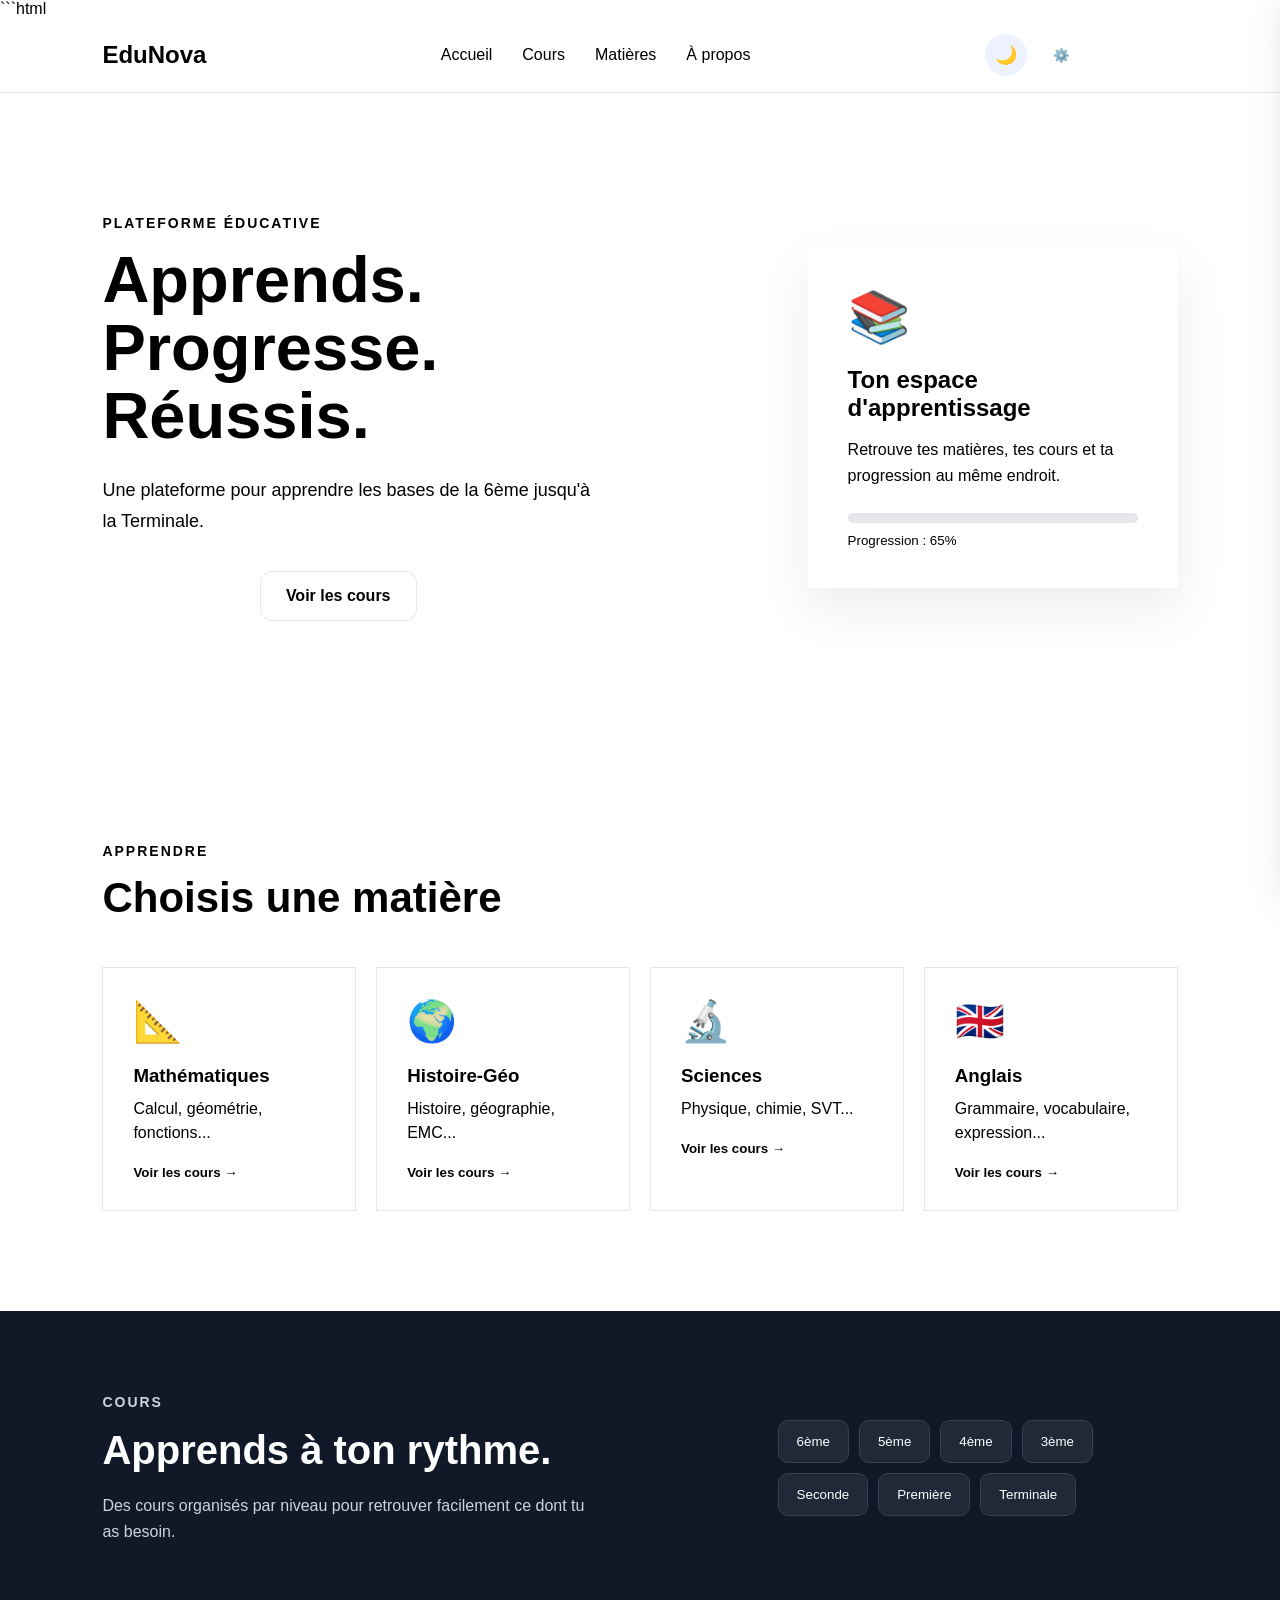
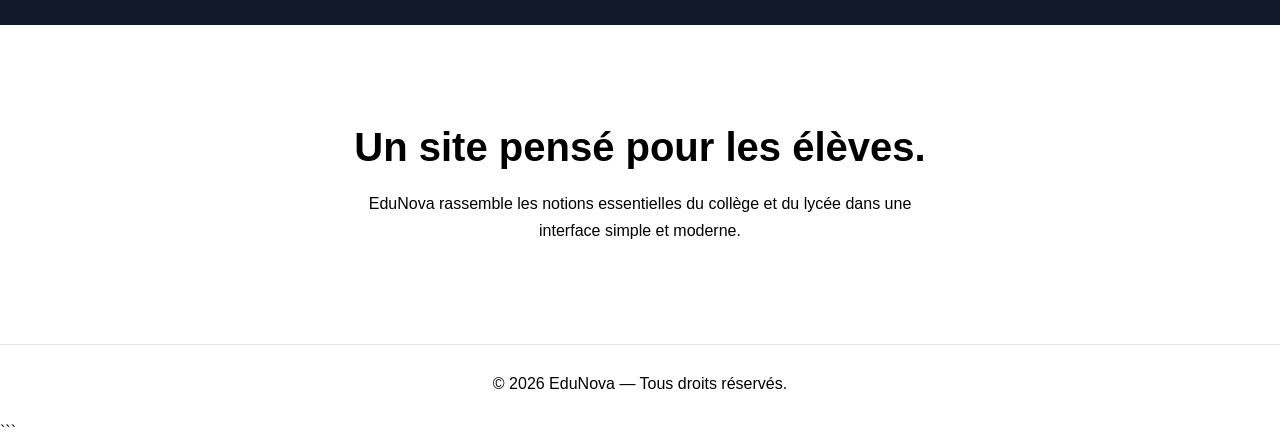
<file: index.html>
```html
<!DOCTYPE html>
<html lang="fr">
<head>
    <meta charset="UTF-8">
    <meta name="viewport" content="width=device-width, initial-scale=1.0">

    <title>EduNova</title>

    <link rel="stylesheet" href="style.css">
</head>

<body>

    <!-- NAVIGATION -->
    <header>
        <div class="logo" id="siteName">EduNova</div>

        <nav>
            <a href="#accueil">Accueil</a>
            <a href="#cours">Cours</a>
            <a href="#matieres">Matières</a>
            <a href="#apropos">À propos</a>
        </nav>

        <div class="header-buttons">
            <button class="theme-btn" onclick="changerTheme()">🌙</button>

            <button class="customize-btn" onclick="ouvrirPersonnalisation()">
                ⚙️ Personnaliser
            </button>
        </div>
    </header>


    <!-- ACCUEIL -->
    <section id="accueil" class="hero">

        <div class="hero-text">

            <p class="small-title">PLATEFORME ÉDUCATIVE</p>

            <h1>
                Apprends.<br>
                Progresse.<br>
                <span>Réussis.</span>
            </h1>

            <p>
                Une plateforme pour apprendre les bases de la 6ème
                jusqu'à la Terminale.
            </p>

            <div class="buttons">

                <a href="#matieres" class="btn principal">
                    Commencer
                </a>

                <a href="#cours" class="btn secondaire">
                    Voir les cours
                </a>

            </div>

        </div>


        <div class="hero-card">

            <div class="card-icon">📚</div>

            <h2>Ton espace d'apprentissage</h2>

            <p>
                Retrouve tes matières, tes cours et ta progression
                au même endroit.
            </p>

            <div class="progress">
                <div></div>
            </div>

            <small>Progression : 65%</small>

        </div>

    </section>


    <!-- MATIÈRES -->
    <section id="matieres" class="section">

        <p class="small-title">APPRENDRE</p>

        <h2 class="section-title">
            Choisis une matière
        </h2>


        <div class="subjects">

            <div class="subject">

                <div class="subject-icon">📐</div>

                <h3>Mathématiques</h3>

                <p>
                    Calcul, géométrie, fonctions...
                </p>

                <button>
                    Voir les cours →
                </button>

            </div>


            <div class="subject">

                <div class="subject-icon">🌍</div>

                <h3>Histoire-Géo</h3>

                <p>
                    Histoire, géographie, EMC...
                </p>

                <button>
                    Voir les cours →
                </button>

            </div>


            <div class="subject">

                <div class="subject-icon">🔬</div>

                <h3>Sciences</h3>

                <p>
                    Physique, chimie, SVT...
                </p>

                <button>
                    Voir les cours →
                </button>

            </div>


            <div class="subject">

                <div class="subject-icon">🇬🇧</div>

                <h3>Anglais</h3>

                <p>
                    Grammaire, vocabulaire, expression...
                </p>

                <button>
                    Voir les cours →
                </button>

            </div>

        </div>

    </section>


    <!-- COURS -->
    <section id="cours" class="courses">

        <div>

            <p class="small-title">
                COURS
            </p>

            <h2>
                Apprends à ton rythme.
            </h2>

            <p>
                Des cours organisés par niveau pour retrouver
                facilement ce dont tu as besoin.
            </p>

        </div>


        <div class="levels">

            <button>6ème</button>
            <button>5ème</button>
            <button>4ème</button>
            <button>3ème</button>
            <button>Seconde</button>
            <button>Première</button>
            <button>Terminale</button>

        </div>

    </section>


    <!-- À PROPOS -->
    <section id="apropos" class="about">

        <h2>
            Un site pensé pour les élèves.
        </h2>

        <p>
            EduNova rassemble les notions essentielles du collège
            et du lycée dans une interface simple et moderne.
        </p>

    </section>


    <!-- FOOTER -->
    <footer>

        <p>
            © 2026 EduNova — Tous droits réservés.
        </p>

    </footer>


    <!-- PANNEAU DE PERSONNALISATION -->
    <div id="customPanel" class="custom-panel">

        <div class="custom-header">

            <h2>⚙️ Personnaliser</h2>

            <button onclick="fermerPersonnalisation()">
                ✕
            </button>

        </div>


        <div class="custom-content">


            <!-- NOM -->
            <div class="setting">

                <label>
                    Nom du site
                </label>

                <input
                    type="text"
                    id="nameInput"
                    placeholder="Nom de ton site"
                >

            </div>


            <!-- COULEUR -->
            <div class="setting">

                <label>
                    Couleur principale
                </label>

                <div class="colors">

                    <button
                        class="color purple"
                        onclick="changerCouleur('#6366f1')">
                    </button>

                    <button
                        class="color blue"
                        onclick="changerCouleur('#2563eb')">
                    </button>

                    <button
                        class="color green"
                        onclick="changerCouleur('#10b981')">
                    </button>

                    <button
                        class="color red"
                        onclick="changerCouleur('#ef4444')">
                    </button>

                    <button
                        class="color orange"
                        onclick="changerCouleur('#f97316')">
                    </button>

                    <button
                        class="color pink"
                        onclick="changerCouleur('#ec4899')">
                    </button>

                </div>

            </div>


            <!-- THÈME -->
            <div class="setting">

                <label>
                    Thème
                </label>

                <div class="theme-options">

                    <button onclick="modeClair()">
                        ☀️ Clair
                    </button>

                    <button onclick="modeSombre()">
                        🌙 Sombre
                    </button>

                </div>

            </div>


            <!-- TAILLE -->
            <div class="setting">

                <label>
                    Taille du texte
                </label>

                <div class="text-size">

                    <button onclick="changerTaille('small')">
                        A
                    </button>

                    <button onclick="changerTaille('normal')">
                        A+
                    </button>

                    <button onclick="changerTaille('large')">
                        A++
                    </button>

                </div>

            </div>


            <!-- BOUTONS -->
            <div class="custom-actions">

                <button
                    class="save-btn"
                    onclick="sauvegarder()">
                    💾 Enregistrer
                </button>

                <button
                    class="reset-btn"
                    onclick="reinitialiser()">
                    ↩️ Réinitialiser
                </button>

            </div>

        </div>

    </div>


    <!-- SCRIPT -->
    <script src="script.js"></script>

</body>
</html>
```
</file>
<file: style.css>
```css
:root {

    --couleur-principale: #6366f1;

    --fond: #f8fafc;

    --fond-carte: #ffffff;

    --texte: #111827;

    --texte-secondaire: #64748b;

    --arrondi: 18px;
}


/* BASE */

* {
    margin: 0;
    padding: 0;
    box-sizing: border-box;
}

html {
    scroll-behavior: smooth;
}

body {

    font-family: Arial, sans-serif;

    background: var(--fond);

    color: var(--texte);

    transition: 0.3s;
}


/* NAVIGATION */

header {

    height: 75px;

    padding: 0 8%;

    display: flex;

    align-items: center;

    justify-content: space-between;

    background: var(--fond-carte);

    border-bottom: 1px solid #e5e7eb;

    position: sticky;

    top: 0;

    z-index: 100;
}


.logo {

    font-size: 24px;

    font-weight: bold;

    color: var(--couleur-principale);
}


nav {

    display: flex;

    gap: 30px;
}


nav a {

    text-decoration: none;

    color: var(--texte);

    font-weight: 500;
}


nav a:hover {

    color: var(--couleur-principale);
}


.header-buttons {

    display: flex;

    align-items: center;

    gap: 10px;
}


.theme-btn {

    border: none;

    background: #eef2ff;

    width: 42px;

    height: 42px;

    border-radius: 50%;

    cursor: pointer;

    font-size: 18px;
}


.customize-btn {

    border: none;

    background: var(--couleur-principale);

    color: white;

    padding: 11px 16px;

    border-radius: 10px;

    cursor: pointer;

    font-weight: bold;
}


/* HERO */

.hero {

    min-height: 650px;

    padding: 80px 8%;

    display: flex;

    align-items: center;

    justify-content: space-between;

    gap: 60px;
}


.hero-text {

    max-width: 600px;
}


.small-title {

    color: var(--couleur-principale);

    font-size: 14px;

    font-weight: bold;

    letter-spacing: 2px;

    margin-bottom: 15px;
}


.hero h1 {

    font-size: 65px;

    line-height: 1.05;

    margin-bottom: 25px;
}


.hero h1 span {

    color: var(--couleur-principale);
}


.hero-text > p:not(.small-title) {

    color: var(--texte-secondaire);

    font-size: 18px;

    line-height: 1.7;

    max-width: 500px;
}


/* BOUTONS */

.buttons {

    display: flex;

    gap: 15px;

    margin-top: 35px;
}


.btn {

    padding: 15px 25px;

    border-radius: 12px;

    text-decoration: none;

    font-weight: bold;
}


.principal {

    background: var(--couleur-principale);

    color: white;
}


.secondaire {

    background: white;

    color: var(--texte);

    border: 1px solid #e5e7eb;
}


/* CARTE */

.hero-card {

    background: var(--fond-carte);

    padding: 40px;

    width: 370px;

    border-radius: var(--arrondi);

    box-shadow: 0 20px 50px rgba(0,0,0,0.08);
}


.card-icon {

    font-size: 50px;

    margin-bottom: 20px;
}


.hero-card h2 {

    margin-bottom: 15px;
}


.hero-card p {

    color: var(--texte-secondaire);

    line-height: 1.6;
}


.progress {

    height: 10px;

    background: #e5e7eb;

    border-radius: 20px;

    margin: 25px 0 10px;
}


.progress div {

    width: 65%;

    height: 100%;

    background: var(--couleur-principale);

    border-radius: 20px;
}


/* MATIÈRES */

.section {

    padding: 100px 8%;
}


.section-title {

    font-size: 42px;

    margin-bottom: 45px;
}


.subjects {

    display: grid;

    grid-template-columns: repeat(4, 1fr);

    gap: 20px;
}


.subject {

    background: var(--fond-carte);

    padding: 30px;

    border-radius: var(--arrondi);

    border: 1px solid #e5e7eb;

    transition: 0.25s;
}


.subject:hover {

    transform: translateY(-6px);

    box-shadow: 0 15px 35px rgba(0,0,0,0.08);
}


.subject-icon {

    font-size: 40px;

    margin-bottom: 20px;
}


.subject h3 {

    margin-bottom: 10px;
}


.subject p {

    color: var(--texte-secondaire);

    line-height: 1.5;
}


.subject button {

    margin-top: 20px;

    border: none;

    background: none;

    color: var(--couleur-principale);

    font-weight: bold;

    cursor: pointer;
}


/* COURS */

.courses {

    padding: 80px 8%;

    background: #111827;

    color: white;

    display: flex;

    justify-content: space-between;

    gap: 50px;

    align-items: center;
}


.courses > div:first-child {

    max-width: 500px;
}


.courses h2 {

    font-size: 40px;

    margin-bottom: 20px;
}


.courses p {

    color: #cbd5e1;

    line-height: 1.6;
}


.levels {

    display: flex;

    flex-wrap: wrap;

    gap: 10px;

    max-width: 400px;
}


.levels button {

    padding: 13px 18px;

    border: 1px solid #374151;

    background: #1f2937;

    color: white;

    border-radius: 10px;

    cursor: pointer;
}


.levels button:hover {

    background: var(--couleur-principale);
}


/* ABOUT */

.about {

    padding: 100px 8%;

    text-align: center;
}


.about h2 {

    font-size: 40px;

    margin-bottom: 20px;
}


.about p {

    max-width: 600px;

    margin: auto;

    color: var(--texte-secondaire);

    line-height: 1.7;
}


/* FOOTER */

footer {

    padding: 30px;

    text-align: center;

    background: var(--fond-carte);

    border-top: 1px solid #e5e7eb;

    color: var(--texte-secondaire);
}


/* PANNEAU PERSONNALISATION */

.custom-panel {

    position: fixed;

    top: 0;

    right: -420px;

    width: 400px;

    height: 100vh;

    background: var(--fond-carte);

    box-shadow: -10px 0 40px rgba(0,0,0,0.15);

    z-index: 1000;

    transition: 0.35s;

    overflow-y: auto;
}


.custom-panel.active {

    right: 0;
}


.custom-header {

    padding: 25px;

    display: flex;

    justify-content: space-between;

    align-items: center;

    border-bottom: 1px solid #e5e7eb;
}


.custom-header button {

    border: none;

    background: none;

    font-size: 22px;

    cursor: pointer;

    color: var(--texte);
}


.custom-content {

    padding: 25px;
}


.setting {

    margin-bottom: 30px;
}


.setting label {

    display: block;

    font-weight: bold;

    margin-bottom: 12px;
}


.setting input {

    width: 100%;

    padding: 13px;

    border: 1px solid #d1d5db;

    border-radius: 10px;

    background: var(--fond);

    color: var(--texte);
}


/* COULEURS */

.colors {

    display: flex;

    gap: 12px;

    flex-wrap: wrap;
}


.color {

    width: 42px;

    height: 42px;

    border-radius: 50%;

    border: 3px solid white;

    cursor: pointer;

    box-shadow: 0 0 0 1px #ddd;
}


.purple {
    background: #6366f1;
}

.blue {
    background: #2563eb;
}

.green {
    background: #10b981;
}

.red {
    background: #ef4444;
}

.orange {
    background: #f97316;
}

.pink {
    background: #ec4899;
}


/* THÈMES */

.theme-options {

    display: flex;

    gap: 10px;
}


.theme-options button {

    padding: 12px 15px;

    border: 1px solid #ddd;

    background: var(--fond);

    color: var(--texte);

    border-radius: 10px;

    cursor: pointer;
}


/* TAILLE */

.text-size {

    display: flex;

    gap: 10px;
}


.text-size button {

    padding: 10px 18px;

    border: 1px solid #ddd;

    background: var(--fond);

    color: var(--texte);

    border-radius: 10px;

    cursor: pointer;
}


/* ACTIONS */

.custom-actions {

    display: flex;

    flex-direction: column;

    gap: 10px;
}


.save-btn {

    padding: 14px;

    border: none;

    border-radius: 10px;

    background: var(--couleur-principale);

    color: white;

    font-weight: bold;

    cursor: pointer;
}


.reset-btn {

    padding: 14px;

    border: none;

    border-radius: 10px;

    background: #e5e7eb;

    color: #111827;

    cursor: pointer;
}


/* MODE SOMBRE */

body.dark {

    --fond: #0f172a;

    --fond-carte: #1e293b;

    --texte: #f8fafc;

    --texte-secondaire: #94a3b8;
}


body.dark .secondaire {

    background: #1e293b;

    color: white;
}


/* MOBILE */

@media (max-width: 900px) {

    nav {
        display: none;
    }

    .hero {

        flex-direction: column;

        text-align: center;
    }

    .hero h1 {

        font-size: 48px;
    }

    .hero-card {

        width: 100%;

        max-width: 400px;
    }

    .subjects {

        grid-template-columns: 1fr 1fr;
    }

    .courses {

        flex-direction: column;

        text-align: center;
    }
}


@media (max-width: 600px) {

    .subjects {

        grid-template-columns: 1fr;
    }

    .hero h1 {

        font-size: 40px;
    }

    .custom-panel {

        width: 100%;

        right: -100%;
    }
}
```
</file>
